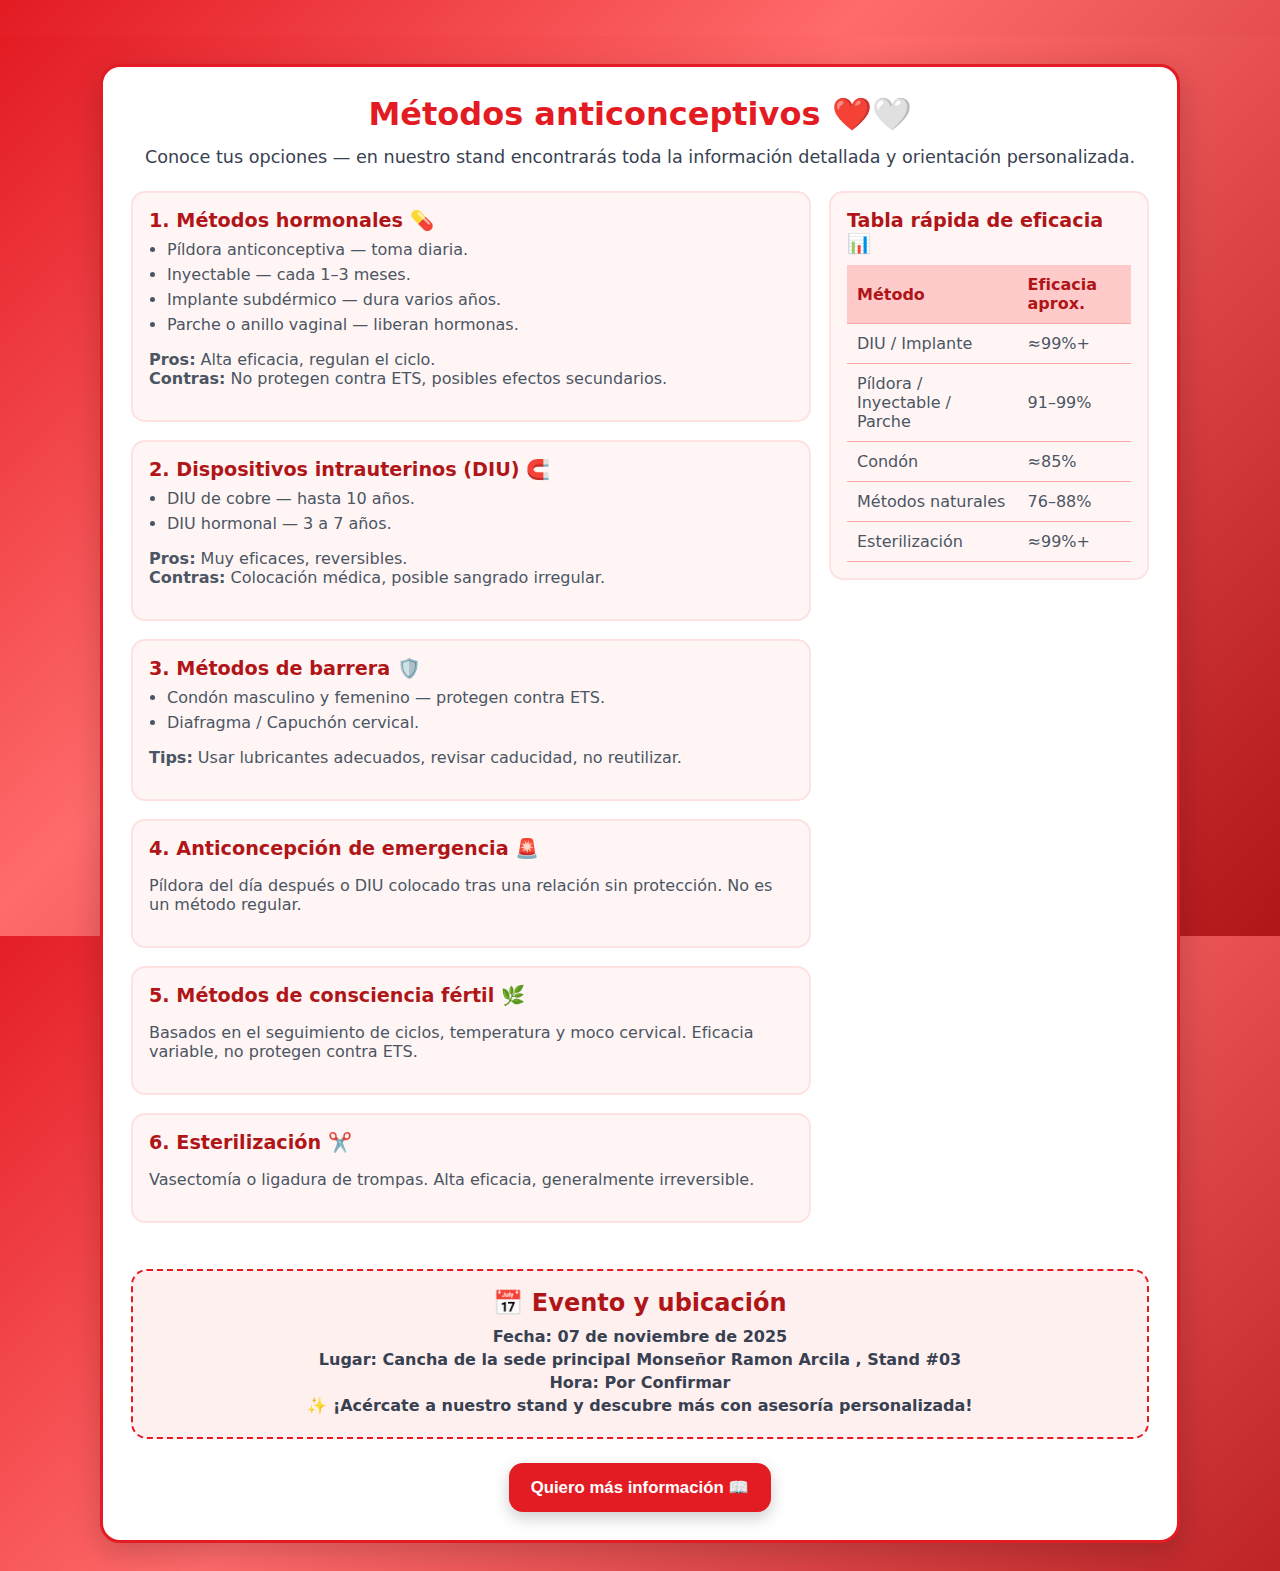
<file: index.html>
<!doctype html>
<html lang="es">
<head>
  <meta charset="utf-8" />
  <meta name="viewport" content="width=device-width,initial-scale=1" />
  <title>Métodos anticonceptivos — Stand informativo</title>
  <style>
    :root{
      --red:#e31b23;
      --dark-red:#b01518;
      --white:#ffffff;
      --muted:#4b5563;
    }
    html,body{
      height:100%;
      margin:0;
      font-family:Inter, system-ui, -apple-system,'Segoe UI',Roboto,Arial;
      color:var(--muted);
      background:linear-gradient(135deg,var(--red) 0%,#ff6b6b 40%,var(--dark-red) 100%);
    }
    .wrap{
      max-width:1080px;
      margin:36px auto;
      padding:28px;
    }
    .card{
      background:var(--white);
      border-radius:20px;
      padding:28px;
      box-shadow:0 10px 30px rgba(0,0,0,0.18);
      border:3px solid var(--red);
    }
    h1{
      margin:0 0 14px;
      font-size:2rem;
      color:var(--red);
      text-align:center;
    }
    p.lead{
      text-align:center;
      margin:0 0 24px;
      font-size:1.1rem;
      color:#374151;
    }
    .grid{
      display:grid;
      grid-template-columns:1fr 320px;
      gap:18px;
    }
    .section{
      margin-bottom:18px;
    }
    .method{
      padding:16px;
      border-radius:14px;
      border:2px solid #fee2e2;
      background:#fff5f5;
    }
    .method h3{
      margin:0 0 8px;
      font-size:1.2rem;
      color:var(--dark-red);
    }
    ul{
      margin:0;
      padding-left:18px;
    }
    li{
      margin-bottom:6px;
    }
    table{
      width:100%;
      border-collapse:collapse;
      margin-top:10px;
    }
    th,td{
      padding:10px;
      border-bottom:1px solid #fca5a5;
      text-align:left;
    }
    th{
      background:#fecaca;
      color:var(--dark-red);
    }
    .btn{
      padding:14px 22px;
      border-radius:14px;
      border:none;
      cursor:pointer;
      font-weight:800;
      font-size:1.05rem;
      background:var(--red);
      color:var(--white);
      box-shadow:0 6px 16px rgba(0,0,0,0.2);
      display:block;
      margin:24px auto 0;
    }
    .btn:hover{
      background:var(--dark-red);
    }
    .event-info{
      margin-top:28px;
      padding:18px;
      text-align:center;
      background:#fff0f0;
      border:2px dashed var(--red);
      border-radius:16px;
    }
    .event-info h2{
      margin:0 0 10px;
      color:var(--dark-red);
    }
    .event-info p{
      margin:4px 0;
      font-weight:600;
      color:#374151;
    }
    @media (max-width:880px){
      .grid{grid-template-columns:1fr;}
      .wrap{padding:16px}
    }
  </style>
</head>
<body>
  <div class="wrap">
    <div class="card">
      <h1>Métodos anticonceptivos ❤️🤍</h1>
      <p class="lead">Conoce tus opciones — en nuestro stand encontrarás toda la información detallada y orientación personalizada.</p>

      <div class="grid">
        <main>
          <section class="section method">
            <h3>1. Métodos hormonales 💊</h3>
            <ul>
              <li>Píldora anticonceptiva — toma diaria.</li>
              <li>Inyectable — cada 1–3 meses.</li>
              <li>Implante subdérmico — dura varios años.</li>
              <li>Parche o anillo vaginal — liberan hormonas.</li>
            </ul>
            <p><strong>Pros:</strong> Alta eficacia, regulan el ciclo. <br><strong>Contras:</strong> No protegen contra ETS, posibles efectos secundarios.</p>
          </section>

          <section class="section method">
            <h3>2. Dispositivos intrauterinos (DIU) 🧲</h3>
            <ul>
              <li>DIU de cobre — hasta 10 años.</li>
              <li>DIU hormonal — 3 a 7 años.</li>
            </ul>
            <p><strong>Pros:</strong> Muy eficaces, reversibles. <br><strong>Contras:</strong> Colocación médica, posible sangrado irregular.</p>
          </section>

          <section class="section method">
            <h3>3. Métodos de barrera 🛡️</h3>
            <ul>
              <li>Condón masculino y femenino — protegen contra ETS.</li>
              <li>Diafragma / Capuchón cervical.</li>
            </ul>
            <p><strong>Tips:</strong> Usar lubricantes adecuados, revisar caducidad, no reutilizar.</p>
          </section>

          <section class="section method">
            <h3>4. Anticoncepción de emergencia 🚨</h3>
            <p>Píldora del día después o DIU colocado tras una relación sin protección. No es un método regular.</p>
          </section>

          <section class="section method">
            <h3>5. Métodos de consciencia fértil 🌿</h3>
            <p>Basados en el seguimiento de ciclos, temperatura y moco cervical. Eficacia variable, no protegen contra ETS.</p>
          </section>

          <section class="section method">
            <h3>6. Esterilización ✂️</h3>
            <p>Vasectomía o ligadura de trompas. Alta eficacia, generalmente irreversible.</p>
          </section>
        </main>

        <aside>
          <div class="method">
            <h3>Tabla rápida de eficacia 📊</h3>
            <table>
              <thead><tr><th>Método</th><th>Eficacia aprox.</th></tr></thead>
              <tbody>
                <tr><td>DIU / Implante</td><td>≈99%+</td></tr>
                <tr><td>Píldora / Inyectable / Parche</td><td>91–99%</td></tr>
                <tr><td>Condón</td><td>≈85%</td></tr>
                <tr><td>Métodos naturales</td><td>76–88%</td></tr>
                <tr><td>Esterilización</td><td>≈99%+</td></tr>
              </tbody>
            </table>
          </div>
        </aside>
      </div>

      <div class="event-info">
        <h2>📅 Evento y ubicación</h2>
        <p><strong>Fecha:</strong> 07 de noviembre de 2025</p>
        <p><strong>Lugar:</strong> Cancha de la sede principal Monseñor Ramon Arcila , Stand #03</p>
        <p><strong>Hora:</strong> Por Confirmar </p>
        <p>✨ ¡Acércate a nuestro stand y descubre más con asesoría personalizada!</p>
      </div>

      <button class="btn" id="infoBtn">Quiero más información 📖</button>
    </div>
  </div>

  <script>
    document.getElementById('infoBtn').addEventListener('click', function(){
      alert('En el stand te daremos la información que quieras y hasta más. ¡Visítanos! 🎉');
    });
  </script>
</body>
</html>
</file>
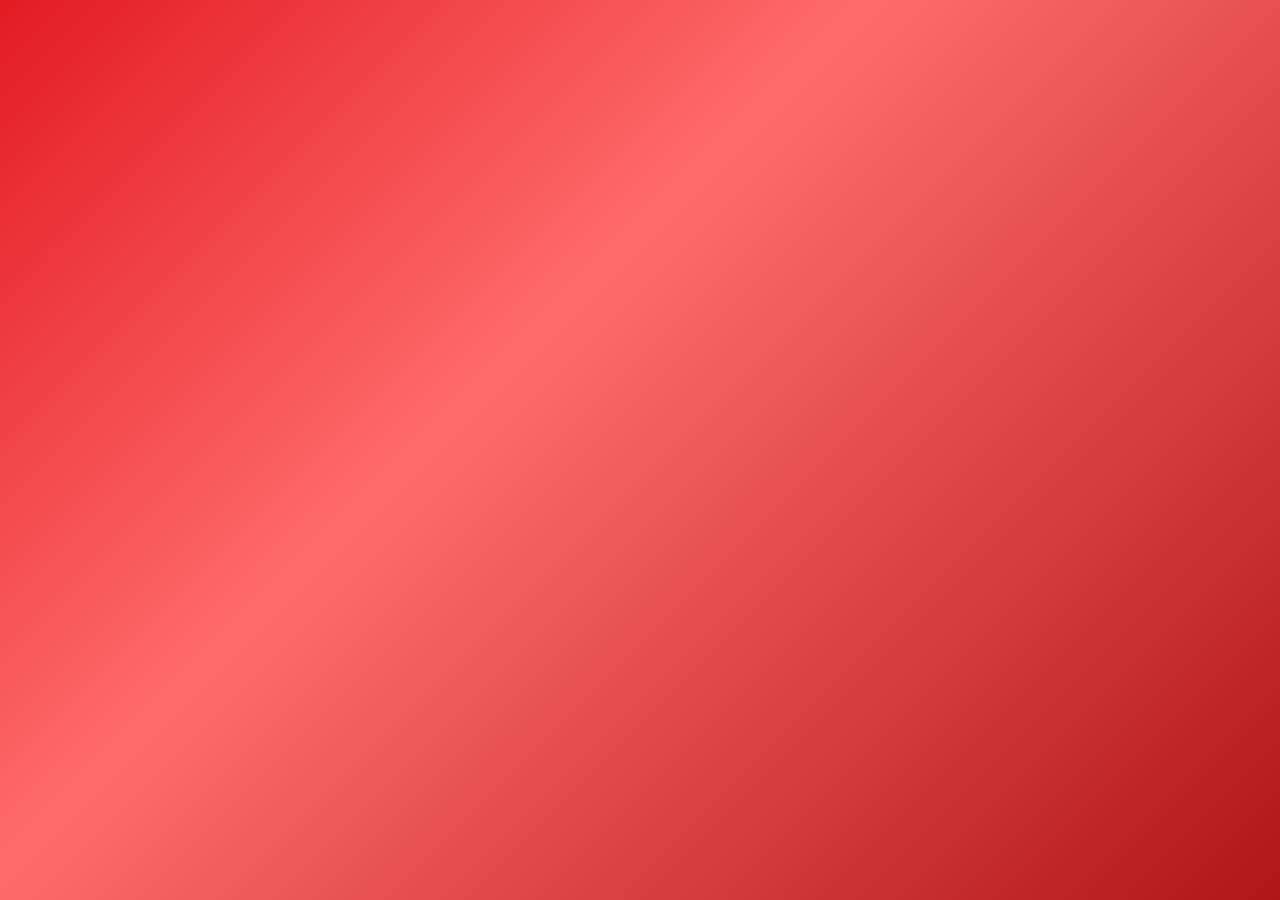
<file: intex.html>
<!doctype html>
<html lang="es">
<head>
  <meta charset="utf-8" />
  <meta name="viewport" content="width=device-width,initial-scale=1" />
  <title>¡Visítanos en nuestro stand! 🎉</title>
  <style>
    :root{
      --red:#e31b23;
      --dark-red:#b01518;
      --white:#ffffff;
      --shadow: 0 10px 30px rgba(227,27,35,0.18);
    }
    html,body{height:100%;margin:0;font-family:Inter, system-ui, -apple-system, 'Segoe UI', Roboto, 'Helvetica Neue', Arial;}
    body{
      background: linear-gradient(135deg,var(--red) 0%, #ff6b6b 40%, var(--dark-red) 100%);
      display:flex;align-items:center;justify-content:center;color:var(--white);
      padding:24px;box-sizing:border-box;overflow:hidden;
    }

    .card{
      width:100%;max-width:980px;background:linear-gradient(180deg,rgba(255,255,255,0.06),rgba(255,255,255,0.02));
      border-radius:20px;padding:32px 36px;box-shadow:var(--shadow);backdrop-filter: blur(6px);
      border:2px solid rgba(255,255,255,0.12);position:relative;overflow:hidden;
    }

    /* Decorative floating badges */
    .badge{
      position:absolute;background:var(--white);color:var(--red);font-weight:700;padding:6px 10px;border-radius:999px;
      box-shadow:0 6px 18px rgba(0,0,0,0.15);transform:translateY(-10px);opacity:0.95
    }
    .badge.one{right:28px;top:18px;animation:float 4s ease-in-out infinite;}
    .badge.two{left:28px;bottom:18px;animation:float 5s ease-in-out infinite;}

    @keyframes float{
      0%{transform:translateY(0)}50%{transform:translateY(-14px)}100%{transform:translateY(0)}
    }

    h1{font-size:2.6rem;margin:0 0 10px;line-height:1.02;letter-spacing:-0.01em;text-shadow:0 6px 20px rgba(0,0,0,0.25)}
    p.lead{margin:0 0 20px;font-size:1.05rem;opacity:0.95}

    .features{display:flex;gap:12px;flex-wrap:wrap;margin-top:12px}
    .pill{background:rgba(255,255,255,0.08);padding:8px 12px;border-radius:999px;border:1px solid rgba(255,255,255,0.06)}

    /* CTA */
    .cta-wrapper{display:flex;gap:18px;align-items:center;margin-top:22px}
    .cta-btn{
      background:var(--white);color:var(--red);font-weight:800;padding:14px 20px;border-radius:14px;border:none;cursor:pointer;
      font-size:1.05rem;box-shadow:0 6px 20px rgba(0,0,0,0.18);transform:translateY(0);transition:transform .18s ease, box-shadow .18s ease;
    }
    .cta-btn:active{transform:translateY(2px)}
    .cta-btn:hover{transform:translateY(-6px);box-shadow:0 18px 36px rgba(0,0,0,0.28)}

    .secondary{color:var(--white);opacity:0.95}

    /* Attention-grabbing pulse strip */
    .pulse-strip{height:10px;border-radius:8px;margin-top:18px;overflow:hidden;background:linear-gradient(90deg, rgba(255,255,255,0.06), rgba(255,255,255,0.14));position:relative}
    .pulse-strip::after{content:'';position:absolute;left:-30%;top:0;height:100%;width:30%;background:linear-gradient(90deg, rgba(255,255,255,0.08), rgba(255,255,255,0.9), rgba(255,255,255,0.08));animation:shimmer 2s linear infinite}
    @keyframes shimmer{to{left:130%}}

    /* Big floating emoji */
    .big-emoji{position:absolute;right:-60px;top:-40px;font-size:6.2rem;opacity:0.18;transform:rotate(-12deg)}

    /* Small responsive tweaks */
    @media (max-width:720px){
      h1{font-size:2rem}
      .big-emoji{font-size:4.8rem;right:-30px;top:-10px}
      .card{padding:20px}
    }

    /* attention border animation */
    .card::before{
      content:'';position:absolute;inset:-4px;background:conic-gradient(from 90deg at 50% 50%, rgba(255,255,255,0.12), rgba(255,255,255,0.02));z-index:-1;border-radius:24px;filter:blur(14px);opacity:0.9;animation:spin 8s linear infinite
    }
    @keyframes spin{to{transform:rotate(360deg)}}

  </style>
</head>
<body>
  <div class="card" role="region" aria-label="Invitación
</file>
